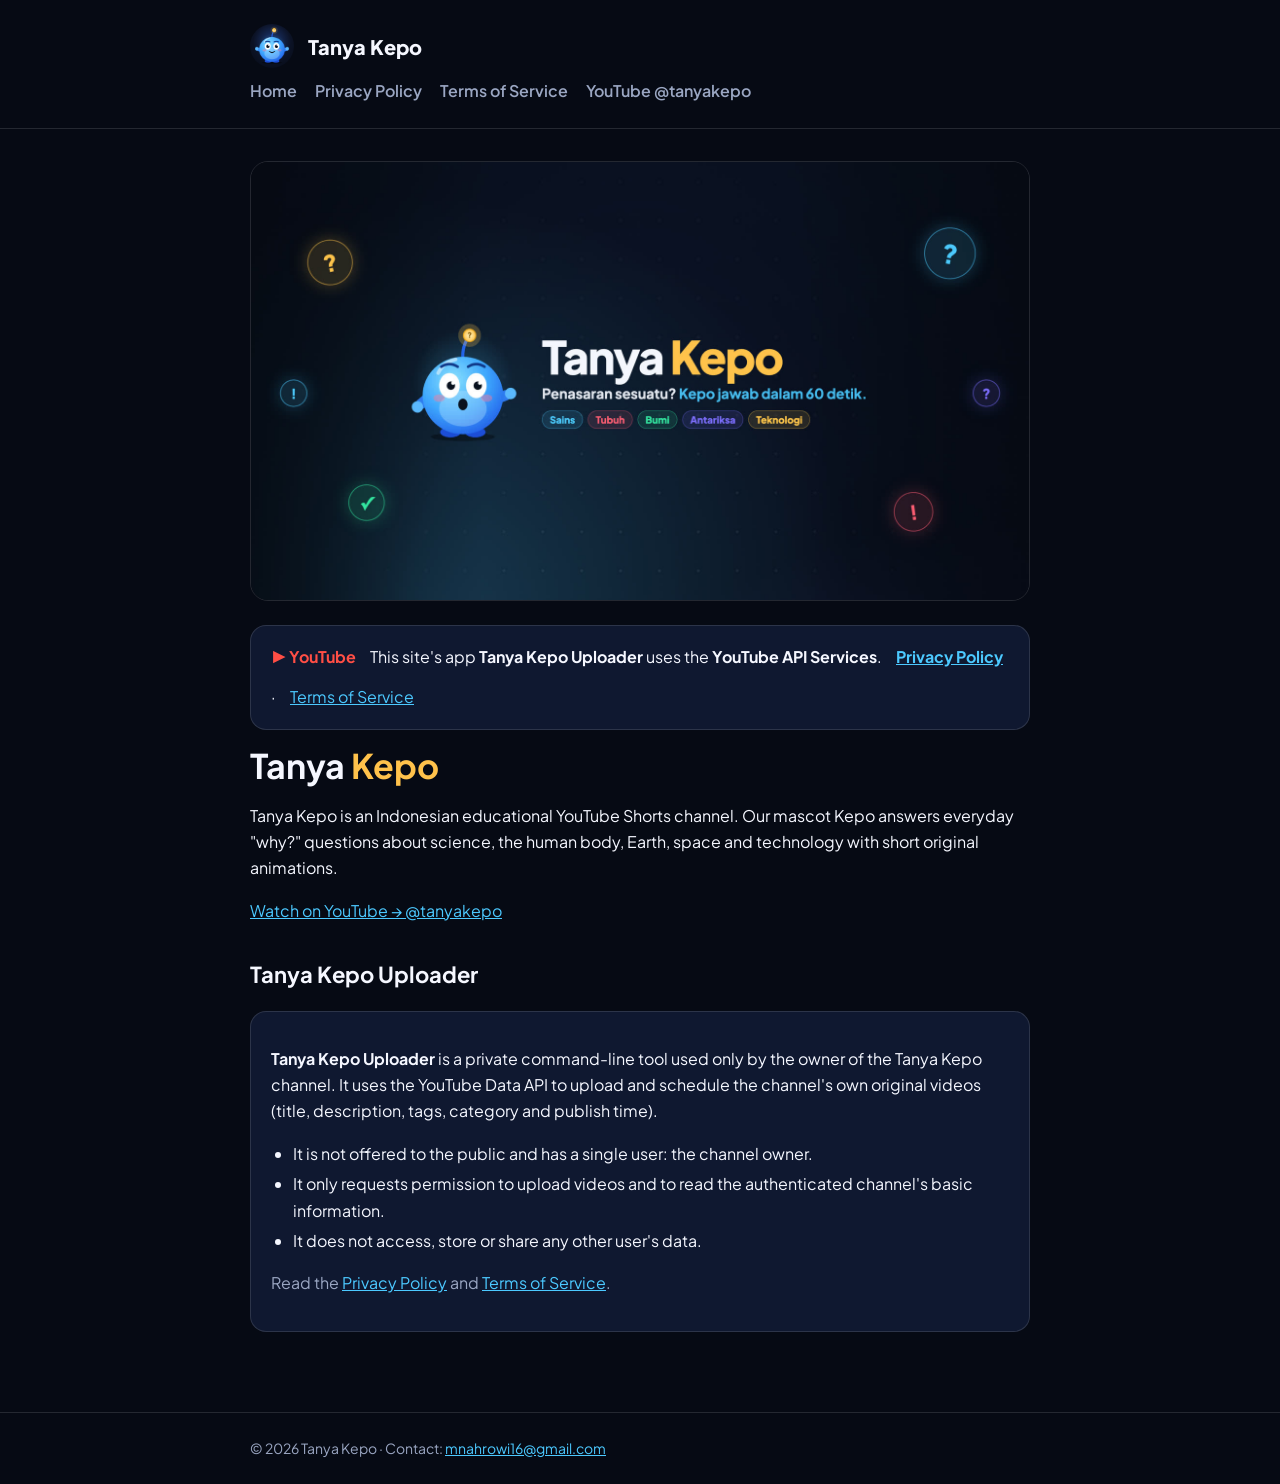
<file: index.html>
<!doctype html>
<html lang="en"><head><meta charset="utf-8"><meta name="viewport" content="width=device-width,initial-scale=1">
<title>Tanya Kepo</title><link rel="icon" href="kepo.png"><link rel="stylesheet" href="style.css">
<link rel="preconnect" href="https://fonts.googleapis.com"><link href="https://fonts.googleapis.com/css2?family=Plus+Jakarta+Sans:wght@500;700;800&display=swap" rel="stylesheet"></head>
<body><header><div class="wrap"><a class="brand" href="index.html"><img src="kepo.png" alt="Kepo mascot">Tanya Kepo</a>
<nav><a href="index.html">Home</a><a href="privacy.html">Privacy Policy</a><a href="terms.html">Terms of Service</a><a href="https://www.youtube.com/@tanyakepo">YouTube @tanyakepo</a></nav></div></header><main class="wrap">
<img class="hero" src="banner.jpg" alt="Tanya Kepo banner">
<div class="card" style="display:flex;gap:14px;align-items:center;flex-wrap:wrap;margin-top:0">
<strong style="color:#FF4E45">&#9654; YouTube</strong>
<span>This site's app <strong>Tanya Kepo Uploader</strong> uses the <strong>YouTube API Services</strong>.</span>
<a href="privacy.html"><strong>Privacy Policy</strong></a> &middot; <a href="terms.html">Terms of Service</a>
</div>
<h1>Tanya <span>Kepo</span></h1>
<p>Tanya Kepo is an Indonesian educational YouTube Shorts channel. Our mascot Kepo answers everyday "why?" questions about science, the human body, Earth, space and technology with short original animations.</p>
<p><a href="https://www.youtube.com/@tanyakepo">Watch on YouTube → @tanyakepo</a></p>
<h2>Tanya Kepo Uploader</h2>
<div class="card">
<p><strong>Tanya Kepo Uploader</strong> is a private command-line tool used only by the owner of the Tanya Kepo channel. It uses the YouTube Data API to upload and schedule the channel's own original videos (title, description, tags, category and publish time).</p>
<ul>
<li>It is not offered to the public and has a single user: the channel owner.</li>
<li>It only requests permission to upload videos and to read the authenticated channel's basic information.</li>
<li>It does not access, store or share any other user's data.</li>
</ul>
<p class="muted">Read the <a href="privacy.html">Privacy Policy</a> and <a href="terms.html">Terms of Service</a>.</p>
</div>
</main><footer><div class="wrap">© 2026 Tanya Kepo · Contact: <a href="mailto:mnahrowi16@gmail.com">mnahrowi16@gmail.com</a></div></footer></body></html>
</file>
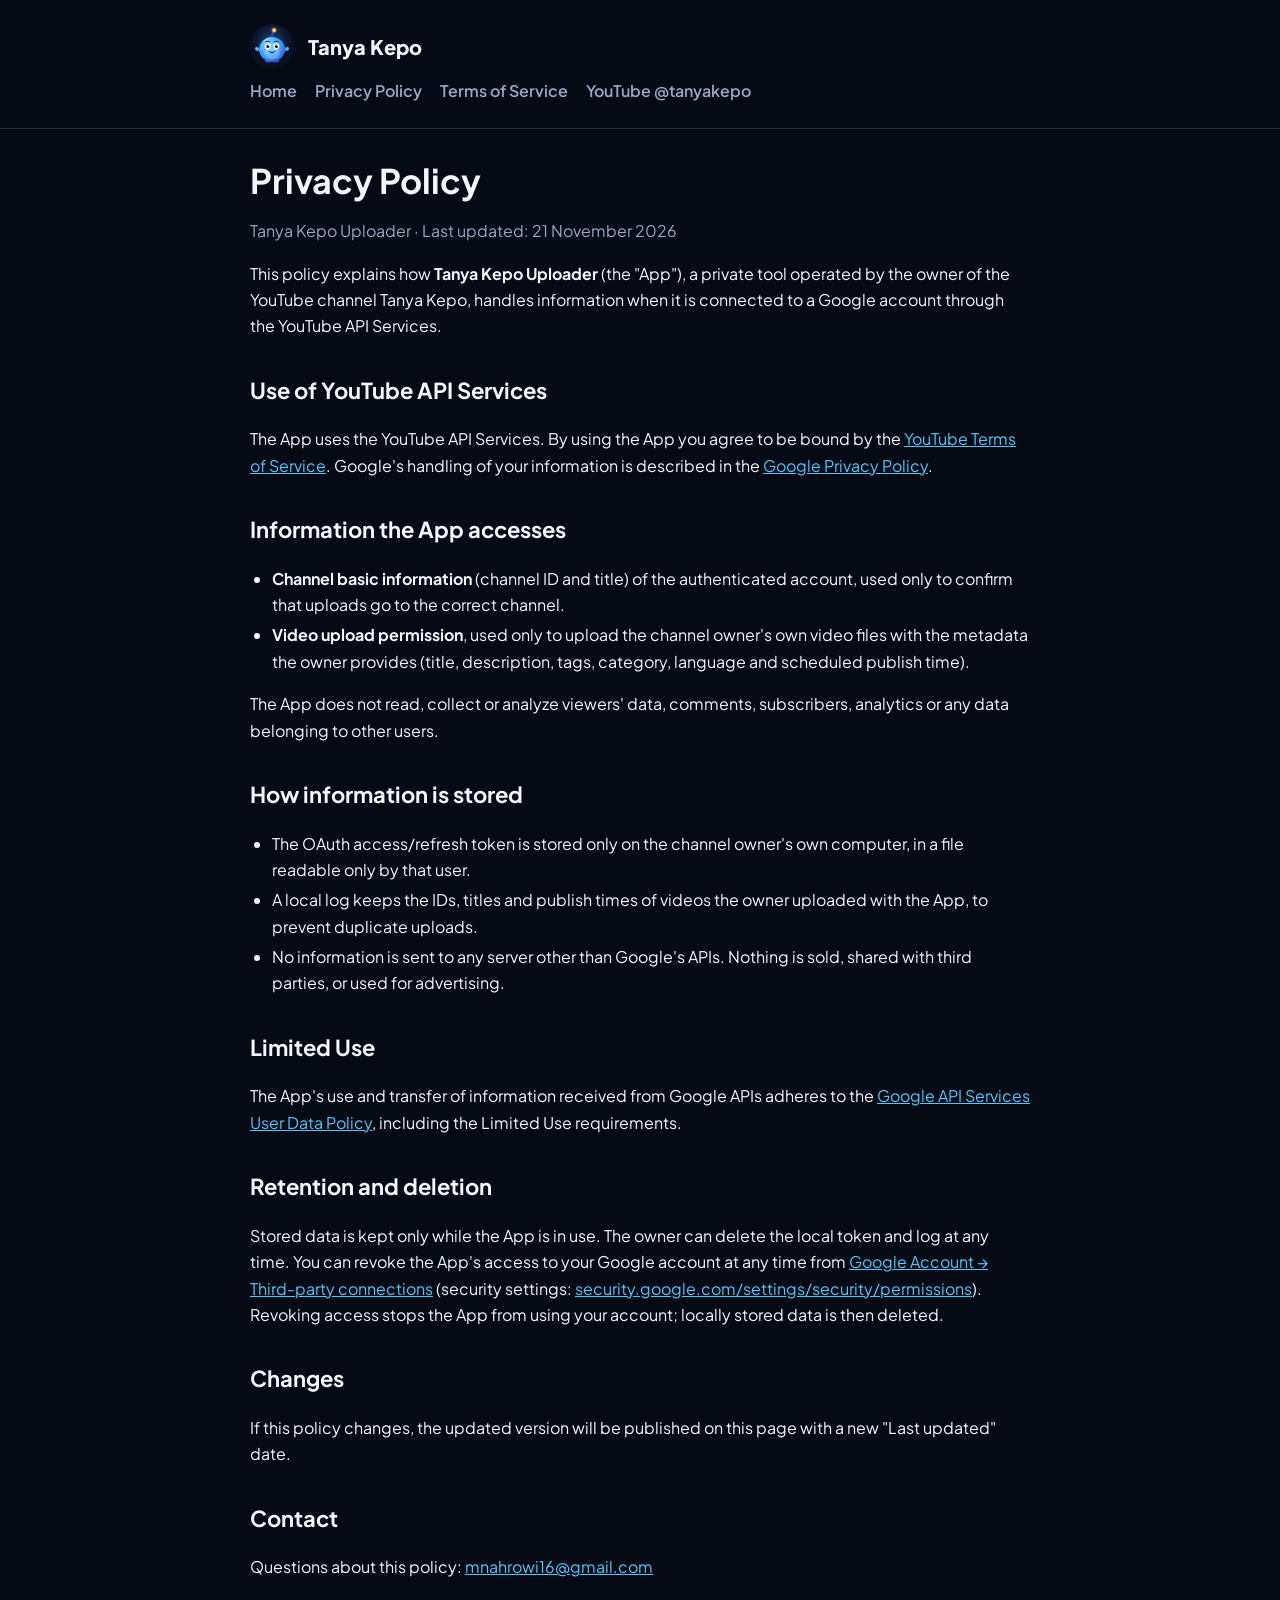
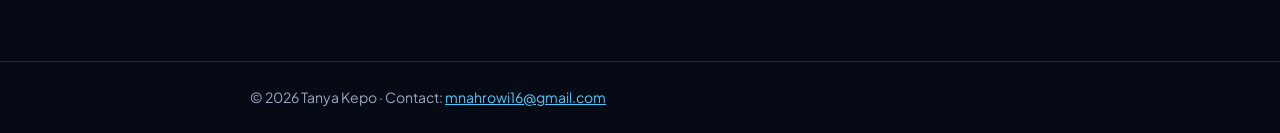
<file: privacy.html>
<!doctype html>
<html lang="en"><head><meta charset="utf-8"><meta name="viewport" content="width=device-width,initial-scale=1">
<title>Privacy Policy – Tanya Kepo Uploader</title><link rel="icon" href="kepo.png"><link rel="stylesheet" href="style.css">
<link rel="preconnect" href="https://fonts.googleapis.com"><link href="https://fonts.googleapis.com/css2?family=Plus+Jakarta+Sans:wght@500;700;800&display=swap" rel="stylesheet"></head>
<body><header><div class="wrap"><a class="brand" href="index.html"><img src="kepo.png" alt="Kepo mascot">Tanya Kepo</a>
<nav><a href="index.html">Home</a><a href="privacy.html">Privacy Policy</a><a href="terms.html">Terms of Service</a><a href="https://www.youtube.com/@tanyakepo">YouTube @tanyakepo</a></nav></div></header><main class="wrap">
<h1>Privacy Policy</h1>
<p class="muted">Tanya Kepo Uploader · Last updated: 21 November 2026</p>
<p>This policy explains how <strong>Tanya Kepo Uploader</strong> (the "App"), a private tool operated by the owner of the YouTube channel Tanya Kepo, handles information when it is connected to a Google account through the YouTube API Services.</p>
<h2>Use of YouTube API Services</h2>
<p>The App uses the YouTube API Services. By using the App you agree to be bound by the <a href="https://www.youtube.com/t/terms">YouTube Terms of Service</a>. Google's handling of your information is described in the <a href="https://policies.google.com/privacy">Google Privacy Policy</a>.</p>
<h2>Information the App accesses</h2>
<ul>
<li><strong>Channel basic information</strong> (channel ID and title) of the authenticated account, used only to confirm that uploads go to the correct channel.</li>
<li><strong>Video upload permission</strong>, used only to upload the channel owner's own video files with the metadata the owner provides (title, description, tags, category, language and scheduled publish time).</li>
</ul>
<p>The App does not read, collect or analyze viewers' data, comments, subscribers, analytics or any data belonging to other users.</p>
<h2>How information is stored</h2>
<ul>
<li>The OAuth access/refresh token is stored only on the channel owner's own computer, in a file readable only by that user.</li>
<li>A local log keeps the IDs, titles and publish times of videos the owner uploaded with the App, to prevent duplicate uploads.</li>
<li>No information is sent to any server other than Google's APIs. Nothing is sold, shared with third parties, or used for advertising.</li>
</ul>
<h2>Limited Use</h2>
<p>The App's use and transfer of information received from Google APIs adheres to the <a href="https://developers.google.com/terms/api-services-user-data-policy">Google API Services User Data Policy</a>, including the Limited Use requirements.</p>
<h2>Retention and deletion</h2>
<p>Stored data is kept only while the App is in use. The owner can delete the local token and log at any time. You can revoke the App's access to your Google account at any time from <a href="https://myaccount.google.com/permissions">Google Account → Third-party connections</a> (security settings: <a href="https://security.google.com/settings/security/permissions">security.google.com/settings/security/permissions</a>). Revoking access stops the App from using your account; locally stored data is then deleted.</p>
<h2>Changes</h2>
<p>If this policy changes, the updated version will be published on this page with a new "Last updated" date.</p>
<h2>Contact</h2>
<p>Questions about this policy: <a href="mailto:mnahrowi16@gmail.com">mnahrowi16@gmail.com</a></p>
</main><footer><div class="wrap">© 2026 Tanya Kepo · Contact: <a href="mailto:mnahrowi16@gmail.com">mnahrowi16@gmail.com</a></div></footer></body></html>
</file>
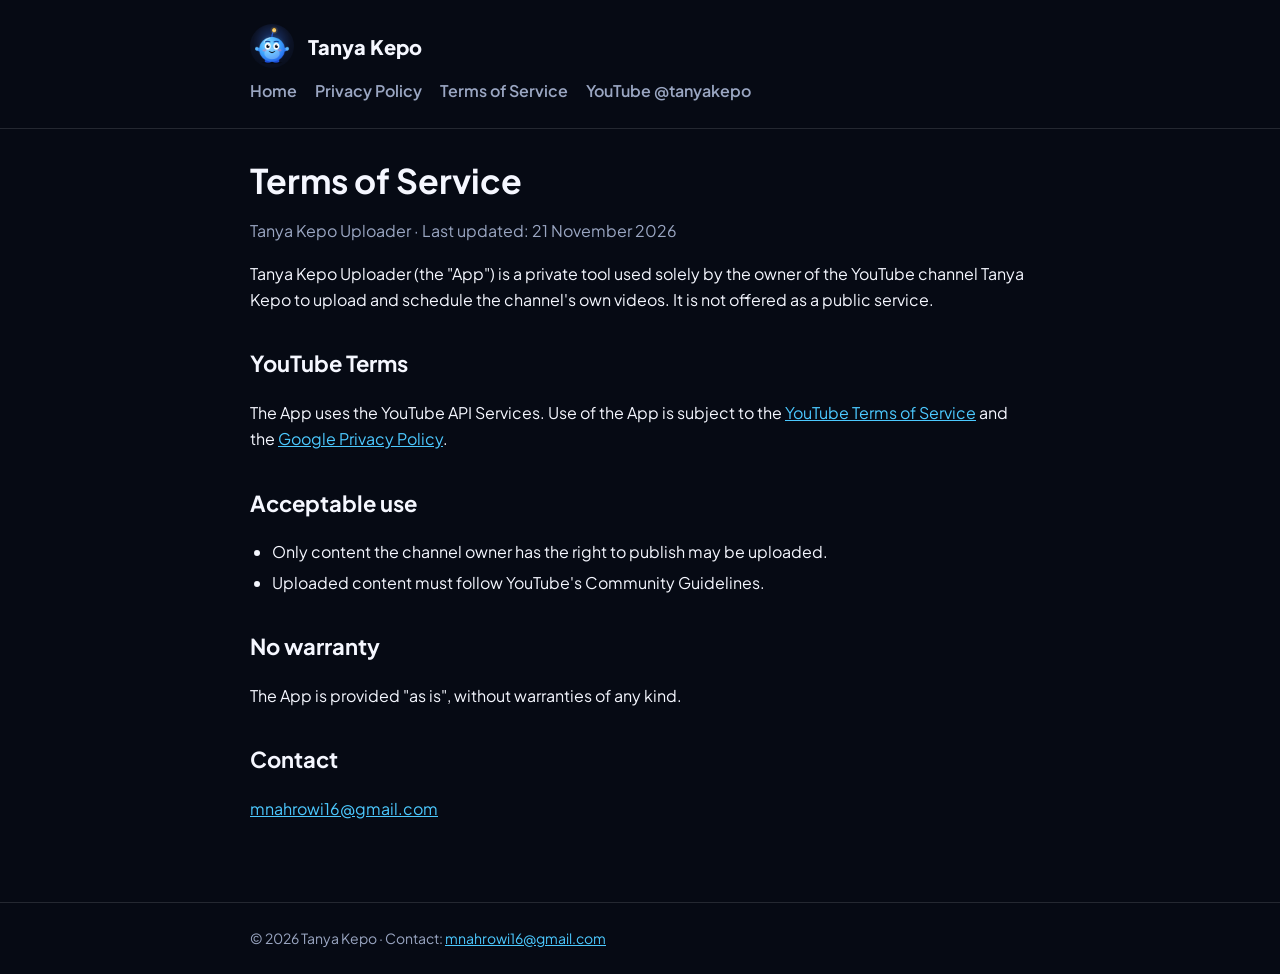
<file: terms.html>
<!doctype html>
<html lang="en"><head><meta charset="utf-8"><meta name="viewport" content="width=device-width,initial-scale=1">
<title>Terms of Service – Tanya Kepo Uploader</title><link rel="icon" href="kepo.png"><link rel="stylesheet" href="style.css">
<link rel="preconnect" href="https://fonts.googleapis.com"><link href="https://fonts.googleapis.com/css2?family=Plus+Jakarta+Sans:wght@500;700;800&display=swap" rel="stylesheet"></head>
<body><header><div class="wrap"><a class="brand" href="index.html"><img src="kepo.png" alt="Kepo mascot">Tanya Kepo</a>
<nav><a href="index.html">Home</a><a href="privacy.html">Privacy Policy</a><a href="terms.html">Terms of Service</a><a href="https://www.youtube.com/@tanyakepo">YouTube @tanyakepo</a></nav></div></header><main class="wrap">
<h1>Terms of Service</h1>
<p class="muted">Tanya Kepo Uploader · Last updated: 21 November 2026</p>
<p>Tanya Kepo Uploader (the "App") is a private tool used solely by the owner of the YouTube channel Tanya Kepo to upload and schedule the channel's own videos. It is not offered as a public service.</p>
<h2>YouTube Terms</h2>
<p>The App uses the YouTube API Services. Use of the App is subject to the <a href="https://www.youtube.com/t/terms">YouTube Terms of Service</a> and the <a href="https://policies.google.com/privacy">Google Privacy Policy</a>.</p>
<h2>Acceptable use</h2>
<ul>
<li>Only content the channel owner has the right to publish may be uploaded.</li>
<li>Uploaded content must follow YouTube's Community Guidelines.</li>
</ul>
<h2>No warranty</h2>
<p>The App is provided "as is", without warranties of any kind.</p>
<h2>Contact</h2>
<p><a href="mailto:mnahrowi16@gmail.com">mnahrowi16@gmail.com</a></p>
</main><footer><div class="wrap">© 2026 Tanya Kepo · Contact: <a href="mailto:mnahrowi16@gmail.com">mnahrowi16@gmail.com</a></div></footer></body></html>
</file>
<file: style.css>
:root{--bg:#060A14;--card:#0F1830;--text:#F5F7FF;--muted:#9AA6C2;--gold:#FFC24B;--sky:#4CC9FF;--line:rgba(255,255,255,.12)}
*{box-sizing:border-box}body{margin:0;background:var(--bg);color:var(--text);font:16px/1.65 "Plus Jakarta Sans",system-ui,-apple-system,Segoe UI,sans-serif}
a{color:var(--sky)}header{border-bottom:1px solid var(--line)}
.wrap{max-width:820px;margin:0 auto;padding:24px 20px}
.brand{display:flex;align-items:center;gap:14px;text-decoration:none;color:var(--text);font-weight:800;font-size:20px}
.brand img{width:44px;height:44px;border-radius:50%}
nav{display:flex;gap:18px;flex-wrap:wrap;margin-top:10px}nav a{color:var(--muted);text-decoration:none;font-weight:600}nav a:hover{color:var(--text)}
.hero{width:100%;border-radius:18px;border:1px solid var(--line);display:block;margin:8px 0 24px}
h1{font-size:34px;line-height:1.2;margin:8px 0 12px}h1 span{color:var(--gold)}h2{font-size:22px;margin-top:32px}
.card{background:var(--card);border:1px solid var(--line);border-radius:16px;padding:18px 20px;margin:16px 0}
.muted{color:var(--muted)}footer{border-top:1px solid var(--line);margin-top:40px}footer .wrap{color:var(--muted);font-size:14px}
ul{padding-left:22px}li{margin:4px 0}
</file>
